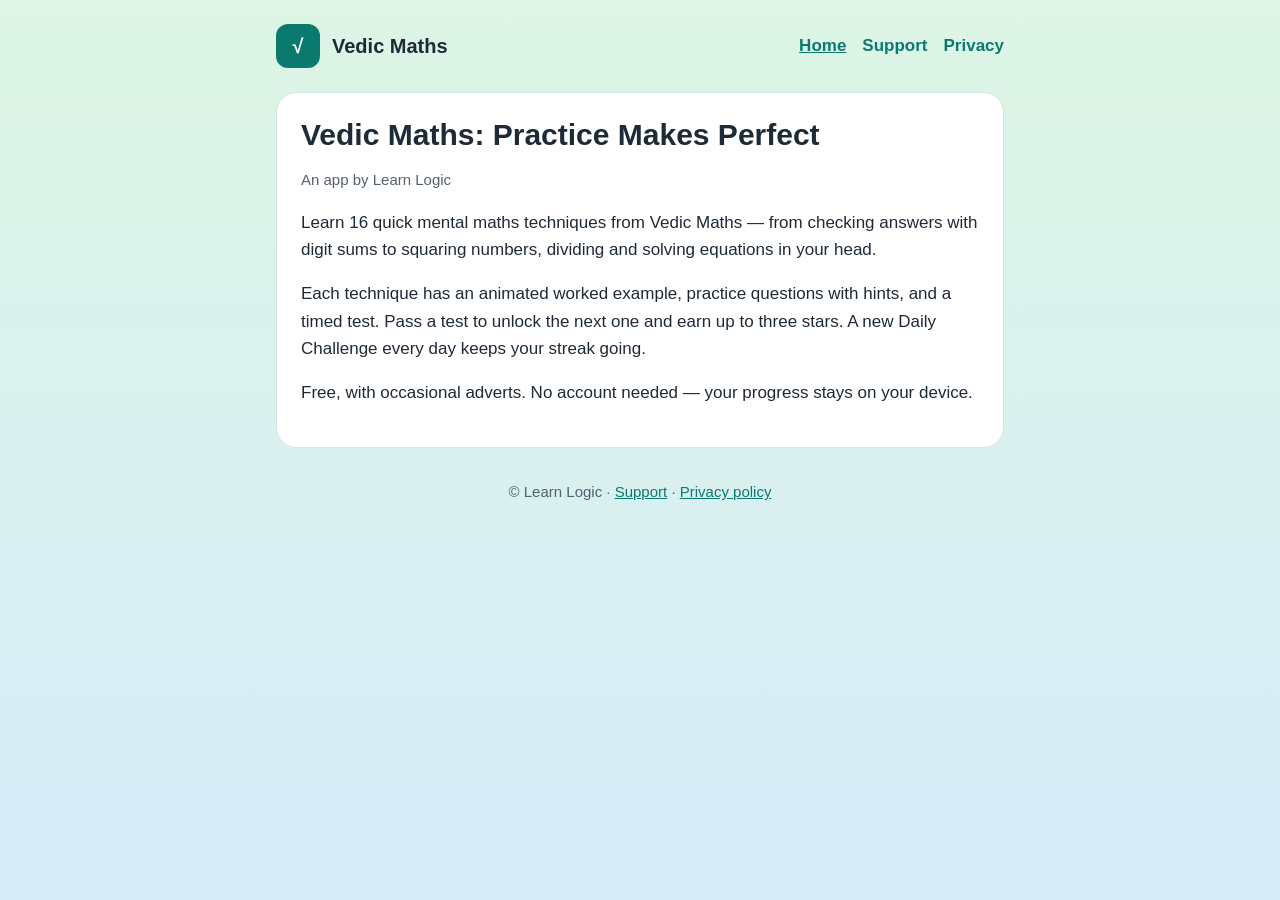
<file: index.html>
<!doctype html>
<html lang="en-GB">
<head>
  <meta charset="utf-8">
  <meta name="viewport" content="width=device-width, initial-scale=1">
  <title>Vedic Maths – Learn Logic</title>
  <meta name="description" content="Vedic Maths: Practice Makes Perfect — learn 16 speedy mental maths tricks, practise them, then test yourself.">
  <link rel="stylesheet" href="style.css">
</head>
<body>
  <div class="wrap">
    <header>
      <div class="logo" aria-hidden="true">√</div>
      <div class="name">Vedic Maths</div>
      <nav aria-label="Main">
        <a href="./" aria-current="page">Home</a>
        <a href="support.html">Support</a>
        <a href="privacy.html">Privacy</a>
      </nav>
    </header>
    <main>
      <div class="card">
        <h1>Vedic Maths: Practice Makes Perfect</h1>
        <p class="muted">An app by Learn Logic</p>
        <p>Learn 16 quick mental maths techniques from Vedic Maths — from checking answers with digit sums to squaring numbers, dividing and solving equations in your head.</p>
        <p>Each technique has an animated worked example, practice questions with hints, and a timed test. Pass a test to unlock the next one and earn up to three stars. A new Daily Challenge every day keeps your streak going.</p>
        <p>Free, with occasional adverts. No account needed — your progress stays on your device.</p>
      </div>
    </main>
    <footer class="muted">© Learn Logic · <a href="support.html">Support</a> · <a href="privacy.html">Privacy policy</a></footer>
  </div>
</body>
</html>
</file>
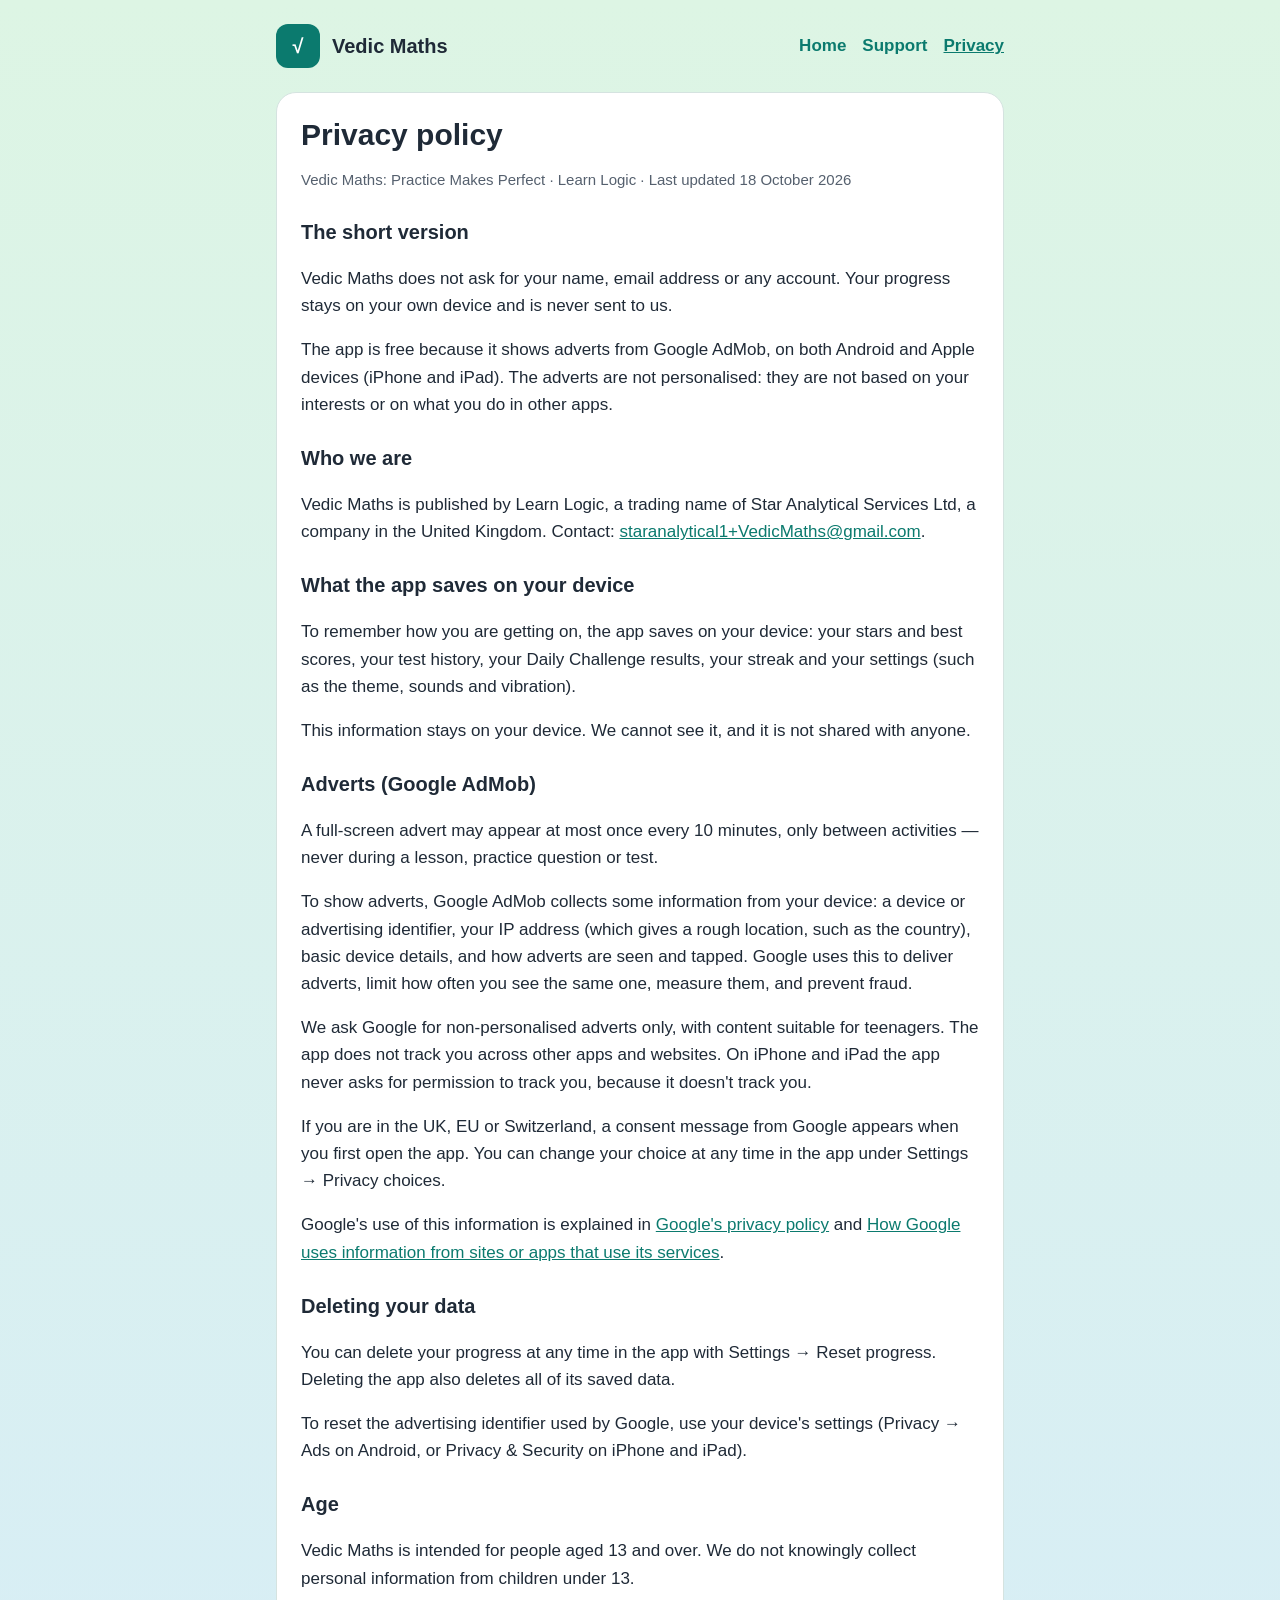
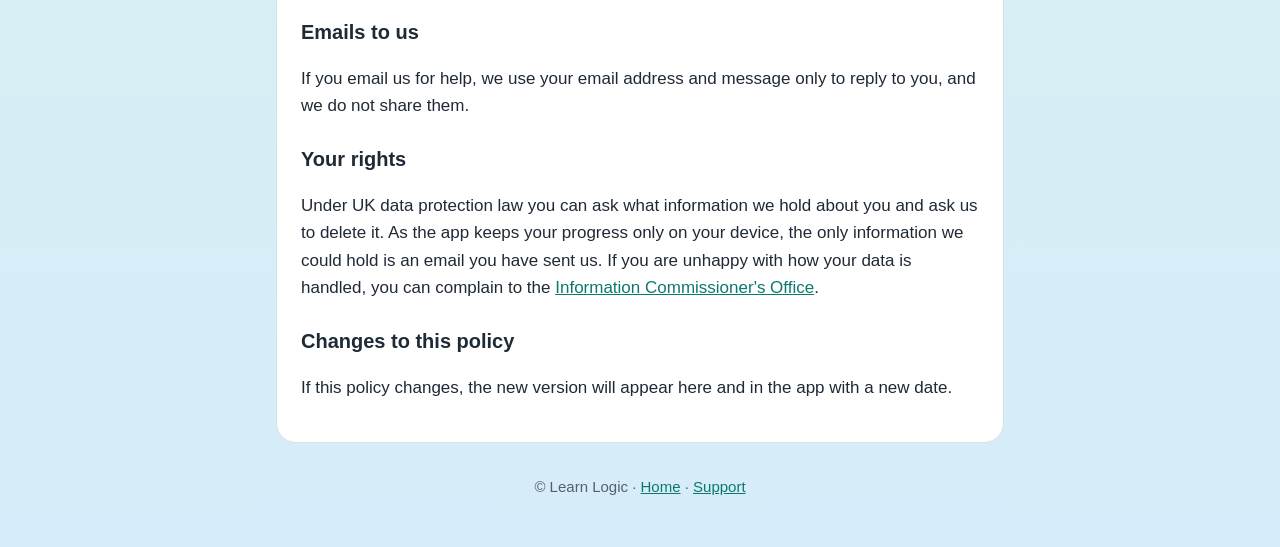
<file: privacy.html>
<!doctype html>
<html lang="en-GB">
<head>
  <meta charset="utf-8">
  <meta name="viewport" content="width=device-width, initial-scale=1">
  <title>Vedic Maths Privacy Policy</title>
  <meta name="description" content="Privacy policy for the Vedic Maths: Practice Makes Perfect app by Learn Logic.">
  <link rel="stylesheet" href="style.css">
</head>
<body>
  <div class="wrap">
    <header>
      <div class="logo" aria-hidden="true">√</div>
      <div class="name">Vedic Maths</div>
      <nav aria-label="Main">
        <a href="./">Home</a>
        <a href="support.html">Support</a>
        <a href="privacy.html" aria-current="page">Privacy</a>
      </nav>
    </header>
    <main class="card">
      <h1>Privacy policy</h1>
      <p class="muted">Vedic Maths: Practice Makes Perfect · Learn Logic · Last updated 18 October 2026</p>

      <h2>The short version</h2>
      <p>Vedic Maths does not ask for your name, email address or any account. Your progress stays on your own device and is never sent to us.</p>
      <p>The app is free because it shows adverts from Google AdMob, on both Android and Apple devices (iPhone and iPad). The adverts are not personalised: they are not based on your interests or on what you do in other apps.</p>

      <h2>Who we are</h2>
      <p>Vedic Maths is published by Learn Logic, a trading name of Star Analytical Services Ltd, a company in the United Kingdom. Contact: <a href="mailto:staranalytical1+VedicMaths@gmail.com">staranalytical1+VedicMaths@gmail.com</a>.</p>

      <h2>What the app saves on your device</h2>
      <p>To remember how you are getting on, the app saves on your device: your stars and best scores, your test history, your Daily Challenge results, your streak and your settings (such as the theme, sounds and vibration).</p>
      <p>This information stays on your device. We cannot see it, and it is not shared with anyone.</p>

      <h2>Adverts (Google AdMob)</h2>
      <p>A full-screen advert may appear at most once every 10 minutes, only between activities — never during a lesson, practice question or test.</p>
      <p>To show adverts, Google AdMob collects some information from your device: a device or advertising identifier, your IP address (which gives a rough location, such as the country), basic device details, and how adverts are seen and tapped. Google uses this to deliver adverts, limit how often you see the same one, measure them, and prevent fraud.</p>
      <p>We ask Google for non-personalised adverts only, with content suitable for teenagers. The app does not track you across other apps and websites. On iPhone and iPad the app never asks for permission to track you, because it doesn't track you.</p>
      <p>If you are in the UK, EU or Switzerland, a consent message from Google appears when you first open the app. You can change your choice at any time in the app under Settings → Privacy choices.</p>
      <p>Google's use of this information is explained in <a href="https://policies.google.com/privacy">Google's privacy policy</a> and <a href="https://policies.google.com/technologies/partner-sites">How Google uses information from sites or apps that use its services</a>.</p>

      <h2>Deleting your data</h2>
      <p>You can delete your progress at any time in the app with Settings → Reset progress. Deleting the app also deletes all of its saved data.</p>
      <p>To reset the advertising identifier used by Google, use your device's settings (Privacy → Ads on Android, or Privacy &amp; Security on iPhone and iPad).</p>

      <h2>Age</h2>
      <p>Vedic Maths is intended for people aged 13 and over. We do not knowingly collect personal information from children under 13.</p>

      <h2>Emails to us</h2>
      <p>If you email us for help, we use your email address and message only to reply to you, and we do not share them.</p>

      <h2>Your rights</h2>
      <p>Under UK data protection law you can ask what information we hold about you and ask us to delete it. As the app keeps your progress only on your device, the only information we could hold is an email you have sent us. If you are unhappy with how your data is handled, you can complain to the <a href="https://ico.org.uk/make-a-complaint/">Information Commissioner's Office</a>.</p>

      <h2>Changes to this policy</h2>
      <p>If this policy changes, the new version will appear here and in the app with a new date.</p>
    </main>
    <footer class="muted">© Learn Logic · <a href="./">Home</a> · <a href="support.html">Support</a></footer>
  </div>
</body>
</html>
</file>
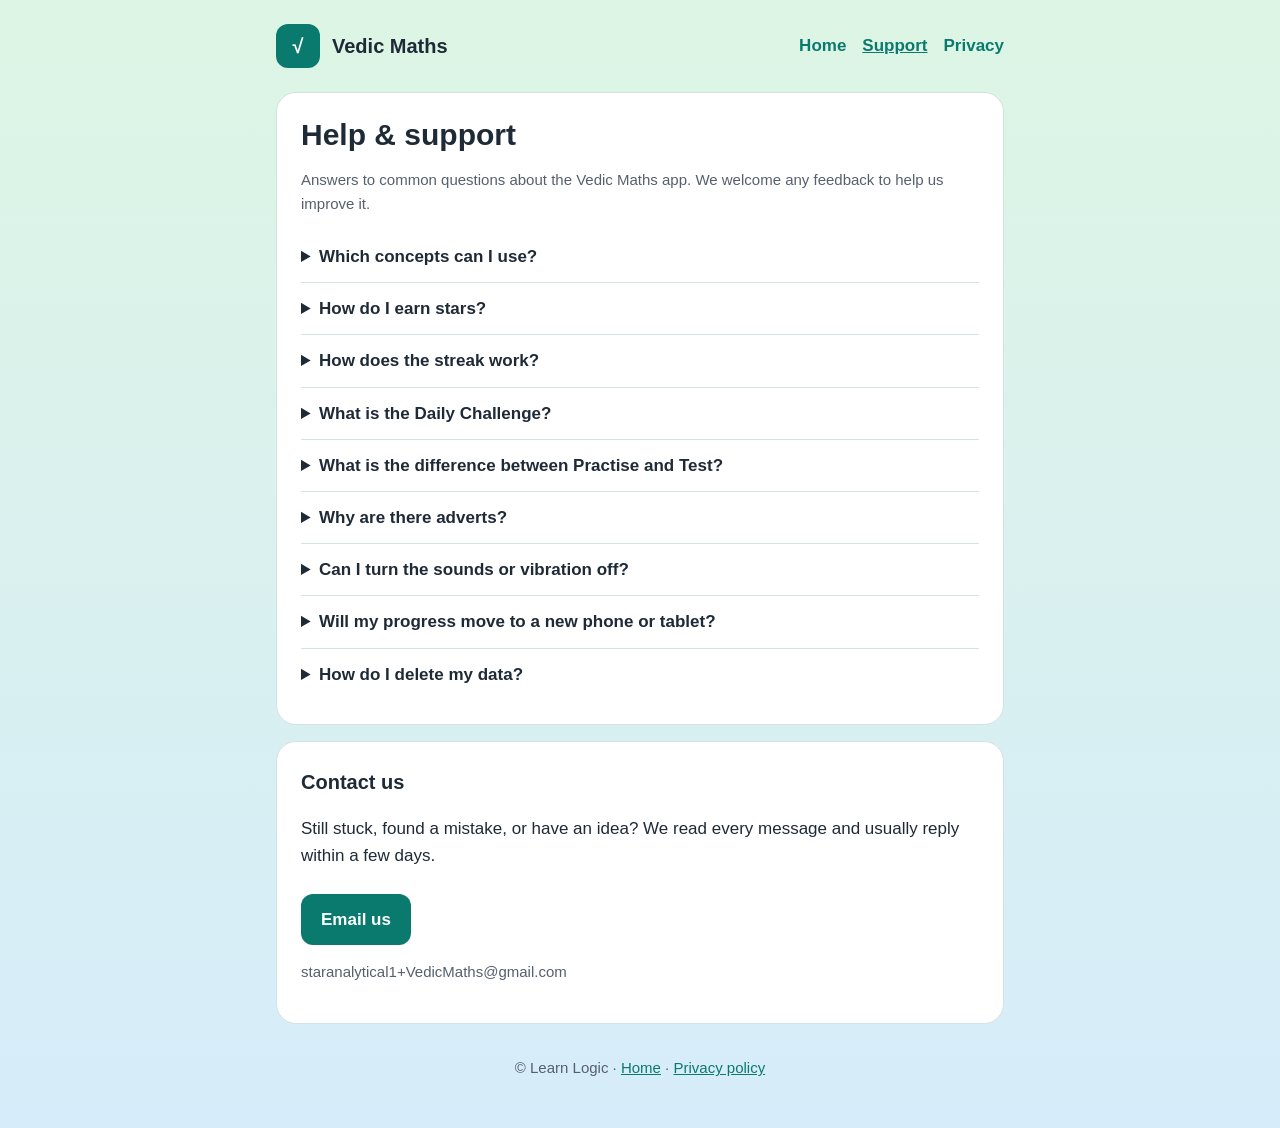
<file: support.html>
<!doctype html>
<html lang="en-GB">
<head>
  <meta charset="utf-8">
  <meta name="viewport" content="width=device-width, initial-scale=1">
  <title>Vedic Maths Support</title>
  <meta name="description" content="Help and support for the Vedic Maths: Practice Makes Perfect app by Learn Logic.">
  <link rel="stylesheet" href="style.css">
</head>
<body>
  <div class="wrap">
    <header>
      <div class="logo" aria-hidden="true">√</div>
      <div class="name">Vedic Maths</div>
      <nav aria-label="Main">
        <a href="./">Home</a>
        <a href="support.html" aria-current="page">Support</a>
        <a href="privacy.html">Privacy</a>
      </nav>
    </header>
    <main>
      <div class="card">
        <h1>Help &amp; support</h1>
        <p class="muted">Answers to common questions about the Vedic Maths app. We welcome any feedback to help us improve it.</p>

        <details>
          <summary>Which concepts can I use?</summary>
          <p>All of them. Every lesson and practice is open from the start. The tests unlock in order: pass a test (8 or more correct out of 10) to unlock the next one.</p>
        </details>
        <details>
          <summary>How do I earn stars?</summary>
          <p>1 star for 8 out of 10, 2 stars for 9 out of 10, and 3 stars for 10 out of 10 within the target time shown on the test. Your best result is always kept.</p>
        </details>
        <details>
          <summary>How does the streak work?</summary>
          <p>Take a test or a Daily Challenge on any day to keep your streak going. Miss a whole day and it starts again from 1.</p>
        </details>
        <details>
          <summary>What is the Daily Challenge?</summary>
          <p>10 timed questions mixed from the concepts you have passed (at least 1 star). Play as often as you like — every go has new questions, and your best score of the day counts.</p>
        </details>
        <details>
          <summary>What is the difference between Practise and Test?</summary>
          <p>Practise lets you take your time, use hints and see the answer. The test is timed, has no hints and decides your stars.</p>
        </details>
        <details>
          <summary>Why are there adverts?</summary>
          <p>Adverts keep Vedic Maths free. You will see at most one every 10 minutes, and only between activities — never in the middle of a lesson, practice or test. The adverts are not personalised.</p>
        </details>
        <details>
          <summary>Can I turn the sounds or vibration off?</summary>
          <p>Yes. In the app's Settings there are separate switches for "Sound effects" and "Vibration". Sounds are also silent when your device is on silent.</p>
        </details>
        <details>
          <summary>Will my progress move to a new phone or tablet?</summary>
          <p>Not at the moment. Progress is saved only on the device you use, and deleting the app deletes your progress too. If there is enough demand for this feature, we will add it — so let us know if you would like it!</p>
        </details>
        <details>
          <summary>How do I delete my data?</summary>
          <p>In the app, go to Settings → Reset progress. Deleting the app also removes all of its data. See the <a href="privacy.html">privacy policy</a> for more.</p>
        </details>
      </div>

      <div class="card">
        <h2 style="margin-top:0">Contact us</h2>
        <p>Still stuck, found a mistake, or have an idea? We read every message and usually reply within a few days.</p>
        <a class="button" href="mailto:staranalytical1+VedicMaths@gmail.com?subject=Vedic%20Maths%20help">Email us</a>
        <p class="muted">staranalytical1+VedicMaths@gmail.com</p>
      </div>
    </main>
    <footer class="muted">© Learn Logic · <a href="./">Home</a> · <a href="privacy.html">Privacy policy</a></footer>
  </div>
</body>
</html>
</file>
<file: style.css>
:root {
  --bg-top: #DDF5E4;
  --bg-bottom: #D6ECFA;
  --card: #FFFFFF;
  --text: #1F2A37;
  --muted: #55606E;
  --primary: #0B7A6E;
  --border: #D5E3E0;
}
@media (prefers-color-scheme: dark) {
  :root {
    --bg-top: #0F1F1C;
    --bg-bottom: #0E1A26;
    --card: #17262A;
    --text: #E8F1EF;
    --muted: #A8B6B3;
    --primary: #5CD6C4;
    --border: #2A3C3F;
  }
}
* { box-sizing: border-box; }
html { background: var(--bg-bottom); }
body {
  margin: 0;
  min-height: 100vh;
  font-family: -apple-system, BlinkMacSystemFont, "Segoe UI", Roboto, Helvetica, Arial, sans-serif;
  font-size: 17px;
  line-height: 1.6;
  color: var(--text);
  background: linear-gradient(180deg, var(--bg-top) 0%, var(--bg-bottom) 100%);
}
.wrap { max-width: 760px; margin: 0 auto; padding: 24px 16px 48px; }
header { display: flex; align-items: center; gap: 12px; margin-bottom: 24px; flex-wrap: wrap; }
.logo {
  width: 44px; height: 44px; border-radius: 12px; background: var(--primary); color: var(--card);
  display: grid; place-items: center; font-weight: 800; font-size: 20px;
}
header .name { font-weight: 800; font-size: 20px; }
nav { margin-left: auto; display: flex; gap: 16px; }
a { color: var(--primary); }
nav a { text-decoration: none; font-weight: 600; }
nav a[aria-current="page"] { text-decoration: underline; }
.card { background: var(--card); border: 1px solid var(--border); border-radius: 20px; padding: 24px; margin-bottom: 16px; }
h1 { font-size: 30px; line-height: 1.2; margin: 0 0 4px; }
h2 { font-size: 20px; margin: 24px 0 4px; }
.muted { color: var(--muted); font-size: 15px; }
details { border-top: 1px solid var(--border); padding: 12px 0; }
details:first-of-type { border-top: 0; }
summary { cursor: pointer; font-weight: 700; }
.button {
  display: inline-block; background: var(--primary); color: var(--card); text-decoration: none;
  font-weight: 700; padding: 12px 20px; border-radius: 12px; margin-top: 8px;
}
footer { text-align: center; margin-top: 32px; }
</file>
